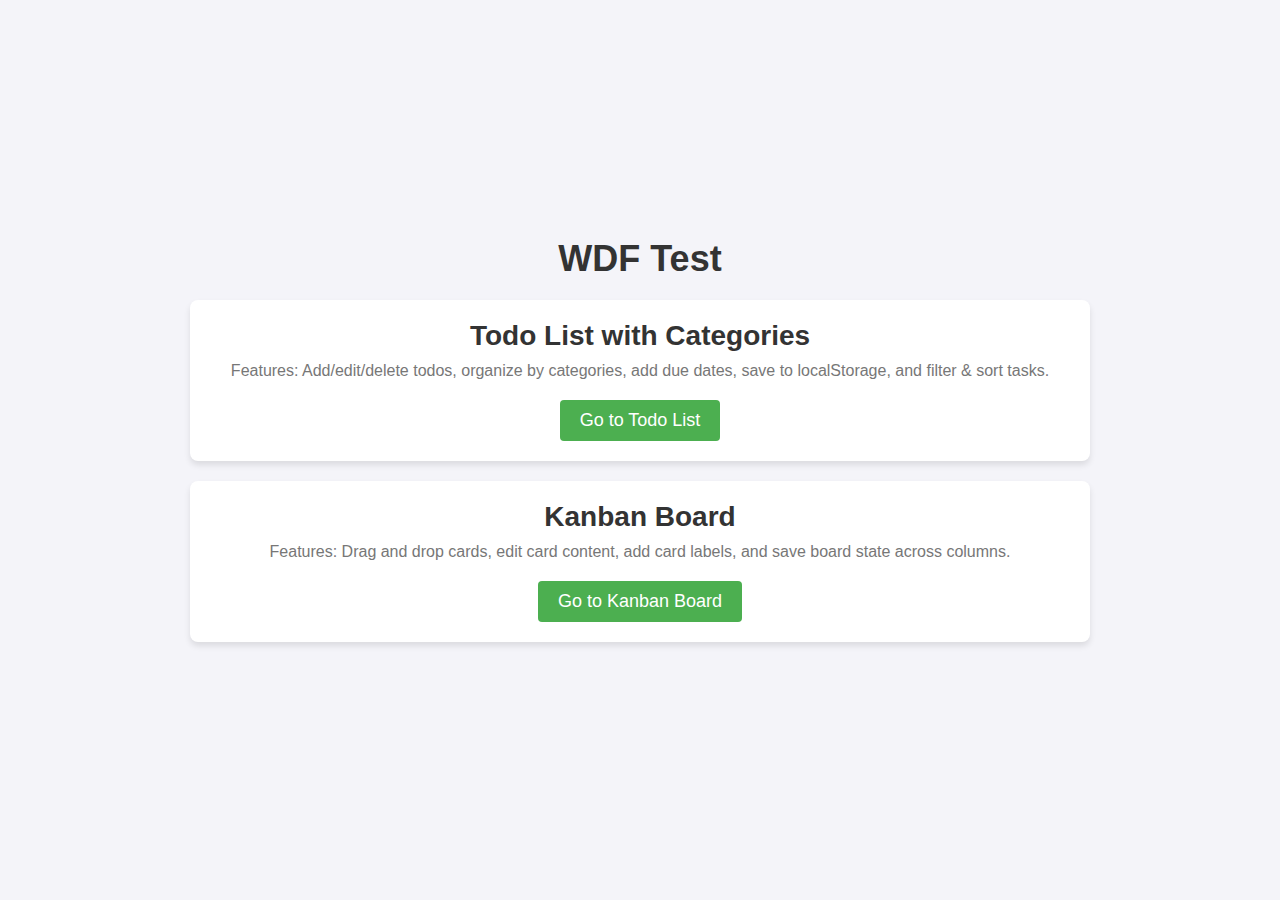
<file: index.html>
<!DOCTYPE html>
<html lang="en">
<head>
    <meta charset="UTF-8">
    <meta name="viewport" content="width=device-width, initial-scale=1.0">
    <title>Project Showcase</title>
    <link rel="stylesheet" href="index.css">
</head>
<body>
    <div class="container">
        <header>
            <h1>WDF Test</h1>
        </header>

        <section class="project">
            <div class="project-details">
                <h2>Todo List with Categories</h2>
                <p>Features: Add/edit/delete todos, organize by categories, add due dates, save to localStorage, and filter & sort tasks.</p>
                <button class="project-button" onclick="window.location.href='q1.html'">Go to Todo List</button>
            </div>
        </section>

        <section class="project">
            <div class="project-details">
                <h2>Kanban Board</h2>
                <p>Features: Drag and drop cards, edit card content, add card labels, and save board state across columns.</p>
                <button class="project-button" onclick="window.location.href='q2.html'">Go to Kanban Board</button>
            </div>
        </section>
    </div>
</body>
</html>
</file>
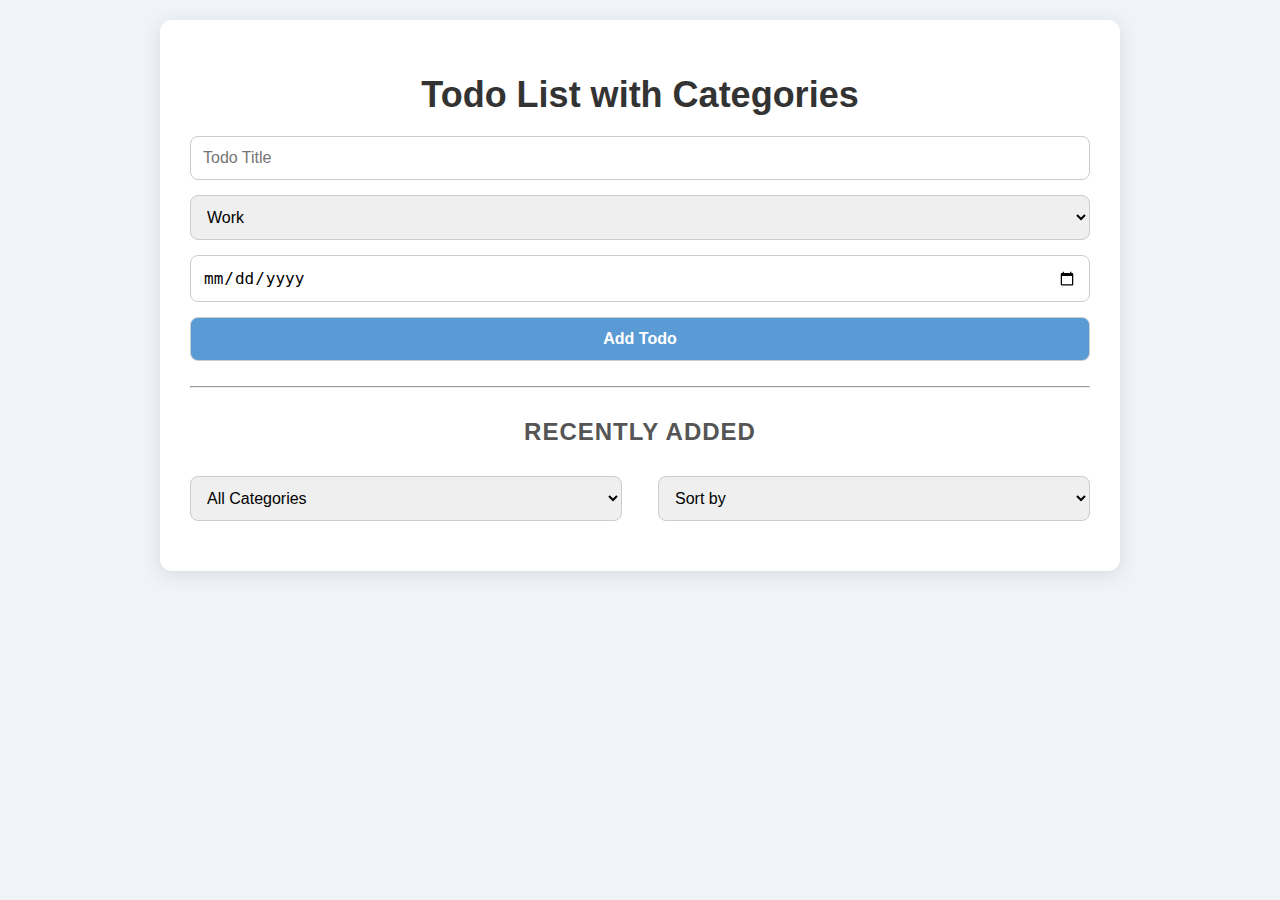
<file: q1.html>
<!DOCTYPE html>
<html lang="en">
<head>
  <meta charset="UTF-8">
  <meta name="viewport" content="width=device-width, initial-scale=1.0">
  <title>Todo List with Categories</title>
  <style>
    /* General Styles */
    body {
      font-family: 'Arial', sans-serif;
      background-color: #f0f4f8;
      margin: 0;
      padding: 20px;
    }

    .container {
      max-width: 900px;
      margin: auto;
      background: white;
      padding: 30px;
      border-radius: 12px;
      box-shadow: 0 4px 20px rgba(0, 0, 0, 0.1);
    }

    h1 {
      text-align: center;
      color: #333;
      font-size: 36px;
      margin-bottom: 20px;
    }

    h3 {
      text-align: center;
      color: #555;
      margin: 30px 0;
      font-size: 24px;
      text-transform: uppercase;
      letter-spacing: 1px;
    }

    /* Form Styles */
    form {
      display: flex;
      flex-direction: column;
      gap: 15px;
      margin-bottom: 25px;
    }

    input, select, button {
      padding: 12px;
      font-size: 16px;
      border-radius: 8px;
      border: 1px solid #ccc;
      transition: all 0.3s ease;
    }

    input:focus, select:focus, button:hover {
      border-color: #5b9bd5;
      outline: none;
      box-shadow: 0 0 5px rgba(91, 155, 213, 0.6);
    }

    button {
      background-color: #5b9bd5;
      color: white;
      cursor: pointer;
      font-weight: bold;
      transition: background-color 0.3s ease;
    }

    button:hover {
      background-color: #4a8bce;
    }

    /* Todo List Styles */
    .todo-item {
      display: flex;
      justify-content: space-between;
      align-items: center;
      background: #f9f9f9;
      padding: 15px;
      margin: 12px 0;
      border-radius: 8px;
      box-shadow: 0 2px 10px rgba(0, 0, 0, 0.1);
      transition: transform 0.3s ease, box-shadow 0.3s ease;
    }

    .todo-item:hover {
      transform: scale(1.02);
      box-shadow: 0 4px 15px rgba(0, 0, 0, 0.2);
    }

    .todo-item span {
      flex: 1;
      color: #333;
      font-size: 18px;
      font-weight: 500;
    }

    .todo-item button {
      background-color: #ff6b6b;
      color: white;
      padding: 8px 12px;
      border: none;
      border-radius: 4px;
      cursor: pointer;
      transition: background-color 0.3s ease;
    }

    .todo-item button:hover {
      background-color: #ff4c4c;
    }

    /* Filter & Sort Section */
    .filter-sort {
      display: flex;
      justify-content: space-between;
      margin-bottom: 20px;
    }

    .filter-sort select {
      padding: 12px;
      font-size: 16px;
      border-radius: 8px;
      border: 1px solid #ccc;
      width: 48%;
      transition: all 0.3s ease;
    }

    .filter-sort select:focus {
      border-color: #5b9bd5;
    }

    /* Animation */
    @keyframes slideIn {
      0% {
        transform: translateX(-50%);
        opacity: 0;
      }
      100% {
        transform: translateX(0);
        opacity: 1;
      }
    }

    .todo-item {
      animation: slideIn 0.5s ease-out;
    }

  </style>
</head>
<body>
  <div class="container">
    <h1>Todo List with Categories</h1>
    <form id="todoForm">
      <input type="text" id="todoTitle" placeholder="Todo Title" required />
      <select id="todoCategory">
        <option value="Work">Work</option>
        <option value="Personal">Personal</option>
        <option value="Other">Other</option>
      </select>
      <input type="date" id="todoDueDate" required />
      <button type="submit">Add Todo</button>
    </form>
    <hr>

    <h3>Recently Added</h3>

    <div class="filter-sort">
      <select id="filterCategory">
        <option value="All">All Categories</option>
        <option value="Work">Work</option>
        <option value="Personal">Personal</option>
        <option value="Other">Other</option>
      </select>
      <select id="sortTodos">
        <option value="default">Sort by</option>
        <option value="dueDate">Due Date</option>
      </select>
    </div>

    <div id="todoList"></div>
  </div>

  <script>
    // LocalStorage-based Todo App
    const todoForm = document.getElementById("todoForm");
    const todoTitle = document.getElementById("todoTitle");
    const todoCategory = document.getElementById("todoCategory");
    const todoDueDate = document.getElementById("todoDueDate");
    const todoList = document.getElementById("todoList");
    const filterCategory = document.getElementById("filterCategory");
    const sortTodos = document.getElementById("sortTodos");

    let todos = JSON.parse(localStorage.getItem("todos")) || [];

    const renderTodos = () => {
      const filteredTodos = todos.filter(todo => 
        filterCategory.value === "All" || todo.category === filterCategory.value
      );

      const sortedTodos = sortTodos.value === "dueDate"
        ? filteredTodos.sort((a, b) => new Date(a.dueDate) - new Date(b.dueDate))
        : filteredTodos;

      todoList.innerHTML = sortedTodos.map((todo, index) => `
        <div class="todo-item">
          <span>${todo.title} - ${todo.category} (Due: ${todo.dueDate})</span>
          <button onclick="editTodo(${index})">Edit</button>
          <button onclick="deleteTodo(${index})">Delete</button>
        </div>
      `).join("");
    };

    const saveTodos = () => {
      localStorage.setItem("todos", JSON.stringify(todos));
      renderTodos();
    };

    todoForm.addEventListener("submit", e => {
      e.preventDefault();
      const newTodo = {
        title: todoTitle.value,
        category: todoCategory.value,
        dueDate: todoDueDate.value,
      };
      todos.push(newTodo);
      saveTodos();
      todoForm.reset();
    });

    const deleteTodo = (index) => {
      todos.splice(index, 1);
      saveTodos();
    };

    const editTodo = (index) => {
      const todo = todos[index];
      todoTitle.value = todo.title;
      todoCategory.value = todo.category;
      todoDueDate.value = todo.dueDate;
      todos.splice(index, 1);
    };

    filterCategory.addEventListener("change", renderTodos);
    sortTodos.addEventListener("change", renderTodos);

    renderTodos();
  </script>
</body>
</html>
</file>
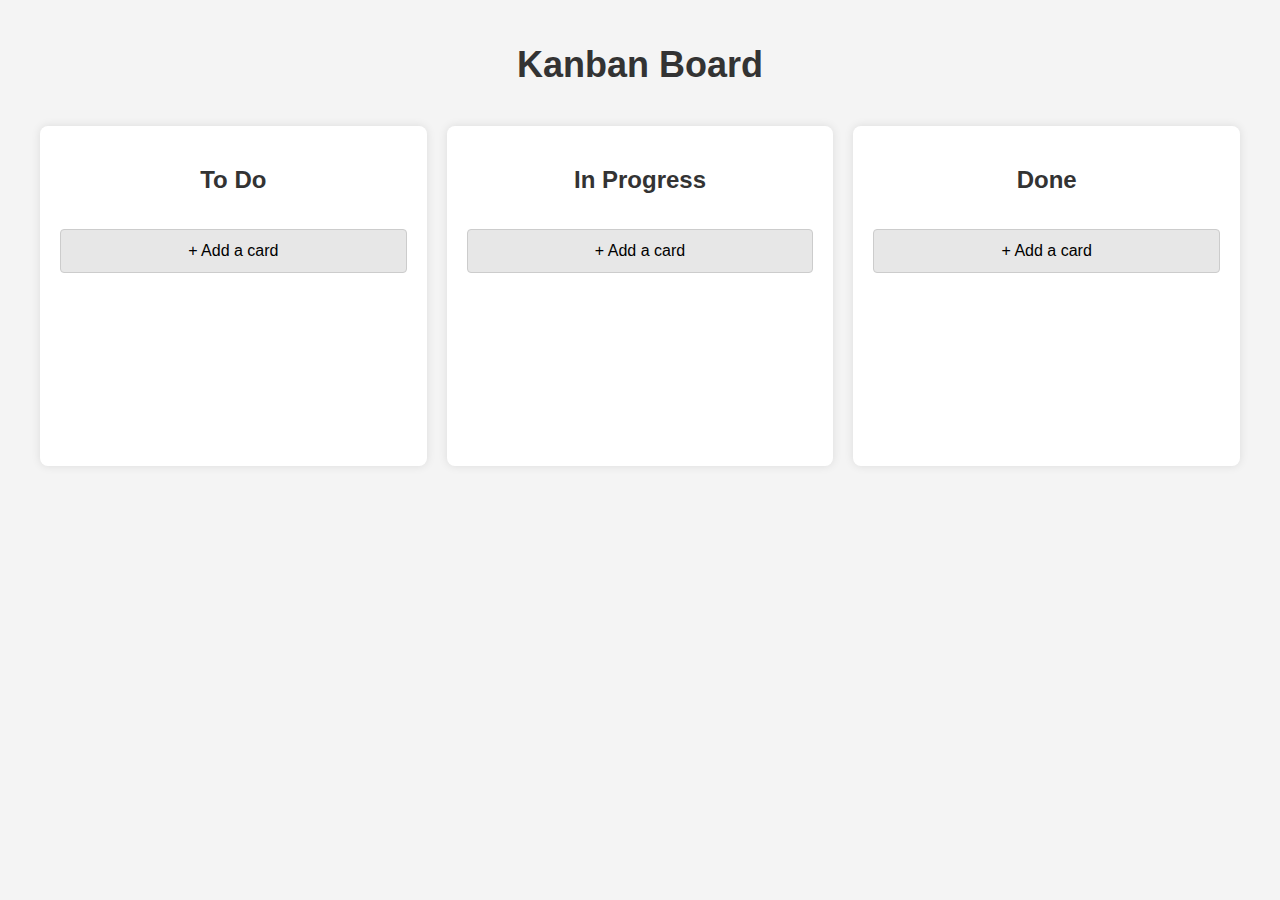
<file: q2.html>
<!DOCTYPE html>
<html lang="en">
<head>
  <meta charset="UTF-8">
  <meta name="viewport" content="width=device-width, initial-scale=1.0">
  <title>Kanban Board</title>
  <style>
    /* General Styles */
    body {
      font-family: 'Arial', sans-serif;
      background-color: #f4f4f4;
      margin: 0;
      padding: 20px;
    }

    .container {
      display: flex;
      justify-content: space-between;
      gap: 20px;
      margin: 0 auto;
      max-width: 1200px;
    }

    h1 {
      text-align: center;
      color: #333;
      font-size: 36px;
      margin-bottom: 40px;
    }

    /* Column Styles */
    .column {
      background: #fff;
      width: 30%;
      padding: 20px;
      border-radius: 8px;
      box-shadow: 0 0 10px rgba(0, 0, 0, 0.1);
      min-height: 300px;
      display: flex;
      flex-direction: column;
      gap: 20px;
    }

    .column h2 {
      text-align: center;
      color: #333;
      margin-bottom: 15px;
      font-size: 24px;
    }

    /* Add Card Button */
    .add-card {
      padding: 12px;
      font-size: 16px;
      border: 1px solid #ccc;
      border-radius: 4px;
      background-color: #e7e7e7;
      cursor: pointer;
      text-align: center;
      transition: all 0.3s ease;
    }

    .add-card:hover {
      background-color: #ddd;
    }

    /* Card Styles */
    .card {
      background: #f9f9f9;
      padding: 15px;
      margin: 10px 0;
      border-radius: 8px;
      box-shadow: 0 0 5px rgba(0, 0, 0, 0.1);
      cursor: pointer;
      transition: transform 0.2s ease-in-out;
      display: flex;
      justify-content: space-between;
      align-items: center;
    }

    .card:hover {
      transform: translateY(-5px);
    }

    .card .card-label {
      padding: 4px 8px;
      border-radius: 12px;
      color: white;
      font-size: 12px;
      margin-right: 8px;
      text-transform: capitalize;
    }

    .card .card-label.low {
      background-color: #28a745;
    }

    .card .card-label.medium {
      background-color: #ffc107;
    }

    .card .card-label.high {
      background-color: #dc3545;
    }

    .card .card-actions button {
      background: none;
      border: none;
      color: #007bff;
      cursor: pointer;
      font-size: 14px;
    }

    .card .card-actions button:hover {
      text-decoration: underline;
    }

    /* Drag-and-Drop Styles */
    .column[aria-grabbed="true"] {
      background: #e9f7ff;
    }

    /* Card Edit Modal */
    .modal {
      display: none;
      position: fixed;
      top: 0;
      left: 0;
      width: 100%;
      height: 100%;
      background-color: rgba(0, 0, 0, 0.6);
      justify-content: center;
      align-items: center;
    }

    .modal-content {
      background: white;
      padding: 30px;
      border-radius: 8px;
      width: 400px;
      text-align: center;
    }

    .modal-content input,
    .modal-content textarea,
    .modal-content select {
      padding: 10px;
      width: 100%;
      font-size: 16px;
      margin-bottom: 10px;
    }

    .modal-content button {
      padding: 10px 20px;
      background-color: #007bff;
      color: white;
      border: none;
      border-radius: 4px;
      cursor: pointer;
    }

    .modal-content button:hover {
      background-color: #0056b3;
    }

    /* Card Form Styles */
    .card-form {
      display: flex;
      flex-direction: column;
      gap: 10px;
    }
  </style>
</head>
<body>

  <h1>Kanban Board</h1>
  
  <div class="container">
    <div class="column" id="todo" ondrop="drop(event)" ondragover="allowDrop(event)">
      <h2>To Do</h2>
      <div class="add-card" onclick="openCardForm('todo')">+ Add a card</div>
      <div class="cards" id="todo-cards" ondrop="drop(event)" ondragover="allowDrop(event)"></div>
    </div>
    <div class="column" id="inProgress" ondrop="drop(event)" ondragover="allowDrop(event)">
      <h2>In Progress</h2>
      <div class="add-card" onclick="openCardForm('inProgress')">+ Add a card</div>
      <div class="cards" id="inProgress-cards" ondrop="drop(event)" ondragover="allowDrop(event)"></div>
    </div>
    <div class="column" id="done" ondrop="drop(event)" ondragover="allowDrop(event)">
      <h2>Done</h2>
      <div class="add-card" onclick="openCardForm('done')">+ Add a card</div>
      <div class="cards" id="done-cards" ondrop="drop(event)" ondragover="allowDrop(event)"></div>
    </div>
  </div>

  <!-- Modal for Card Form -->
  <div class="modal" id="cardModal">
    <div class="modal-content">
      <h3>Edit Card</h3>
      <div class="card-form">
        <input type="text" id="cardTitle" placeholder="Card Title" />
        <textarea id="cardDescription" placeholder="Card Description"></textarea>
        <label for="cardLabel">Priority</label>
        <select id="cardLabel">
          <option value="low">Low</option>
          <option value="medium">Medium</option>
          <option value="high">High</option>
        </select>
        <button onclick="saveCard()">Save</button>
        <button onclick="closeModal()">Close</button>
      </div>
    </div>
  </div>

  <script>
    let cardFormColumn = null;
    let currentCardIndex = null;
    let boardData = JSON.parse(localStorage.getItem('kanbanBoard')) || { todo: [], inProgress: [], done: [] };

    const renderBoard = () => {
      ['todo', 'inProgress', 'done'].forEach(column => {
        const columnCards = boardData[column];
        const columnElement = document.getElementById(`${column}-cards`);
        columnElement.innerHTML = columnCards.map((card, index) => `
          <div class="card" id="card-${index}" draggable="true" ondragstart="drag(event)" onclick="openCard(${index}, '${column}')">
            <div>${card.title}</div>
            <div class="card-label ${card.label}">${card.label}</div>
            <div class="card-actions">
              <button onclick="editCard(${index}, '${column}')">Edit</button>
              <button onclick="deleteCard(${index}, '${column}')">Delete</button>
            </div>
          </div>
        `).join('');
      });
    };

    const saveBoard = () => {
      localStorage.setItem('kanbanBoard', JSON.stringify(boardData));
    };

    const openCardForm = (column) => {
      cardFormColumn = column;
      document.getElementById('cardTitle').value = '';
      document.getElementById('cardDescription').value = '';
      document.getElementById('cardLabel').value = 'low';
      document.getElementById('cardModal').style.display = 'flex';
    };

    const closeModal = () => {
      document.getElementById('cardModal').style.display = 'none';
    };

    const saveCard = () => {
      const card = {
        title: document.getElementById('cardTitle').value,
        description: document.getElementById('cardDescription').value,
        label: document.getElementById('cardLabel').value
      };
      if (currentCardIndex !== null) {
        boardData[cardFormColumn][currentCardIndex] = card;
      } else {
        boardData[cardFormColumn].push(card);
      }
      saveBoard();
      renderBoard();
      closeModal();
    };

    const openCard = (index, column) => {
      currentCardIndex = index;
      cardFormColumn = column;
      const card = boardData[column][index];
      document.getElementById('cardTitle').value = card.title;
      document.getElementById('cardDescription').value = card.description;
      document.getElementById('cardLabel').value = card.label;
      document.getElementById('cardModal').style.display = 'flex';
    };

    const editCard = (index, column) => {
      openCard(index, column);
    };

    const deleteCard = (index, column) => {
      boardData[column].splice(index, 1);
      saveBoard();
      renderBoard();
    };

    const drag = (event) => {
      event.dataTransfer.setData('text', event.target.id);
    };

    const allowDrop = (event) => {
      event.preventDefault();
    };

    const drop = (event) => {
      event.preventDefault();
      const data = event.dataTransfer.getData('text');
      const draggedCardIndex = data.split('-')[1];
      const draggedCard = boardData[cardFormColumn][draggedCardIndex];
      boardData[cardFormColumn].splice(draggedCardIndex, 1);
      const targetColumn = event.target.closest('.column').id.replace('-cards', '');
      boardData[targetColumn].push(draggedCard);
      saveBoard();
      renderBoard();
    };

    renderBoard();
  </script>
</body>
</html>
</file>
<file: index.css>
/* Basic Reset */
* {
    margin: 0;
    padding: 0;
    box-sizing: border-box;
}

/* Body styling */
body {
    font-family: Arial, sans-serif;
    background-color: #f4f4f9;
    color: #333;
    display: flex;
    justify-content: center;
    align-items: center;
    min-height: 100vh;
    margin: 0;
}

/* Main container */
.container {
    text-align: center;
    max-width: 900px;
    width: 100%;
}

/* Header styling */
header h1 {
    font-size: 36px;
    color: #333;
    margin-bottom: 10px;
}

header p {
    font-size: 18px;
    margin-bottom: 40px;
    color: #555;
}

/* Project section */
.project {
    background-color: #fff;
    padding: 20px;
    margin: 20px 0;
    border-radius: 8px;
    box-shadow: 0 4px 6px rgba(0, 0, 0, 0.1);
}

.project h2 {
    font-size: 28px;
    color: #333;
    margin-bottom: 10px;
}

.project p {
    font-size: 16px;
    color: #777;
    margin-bottom: 20px;
}

/* Button styling */
.project-button {
    font-size: 18px;
    padding: 10px 20px;
    background-color: #4CAF50;
    color: white;
    border: none;
    border-radius: 4px;
    cursor: pointer;
    transition: background-color 0.3s ease;
}

.project-button:hover {
    background-color: #45a049;
}

/* Responsive layout */
@media (max-width: 600px) {
    .container {
        padding: 20px;
    }

    header h1 {
        font-size: 30px;
    }

    .project h2 {
        font-size: 24px;
    }

    .project-button {
        font-size: 16px;
    }
}
</file>
